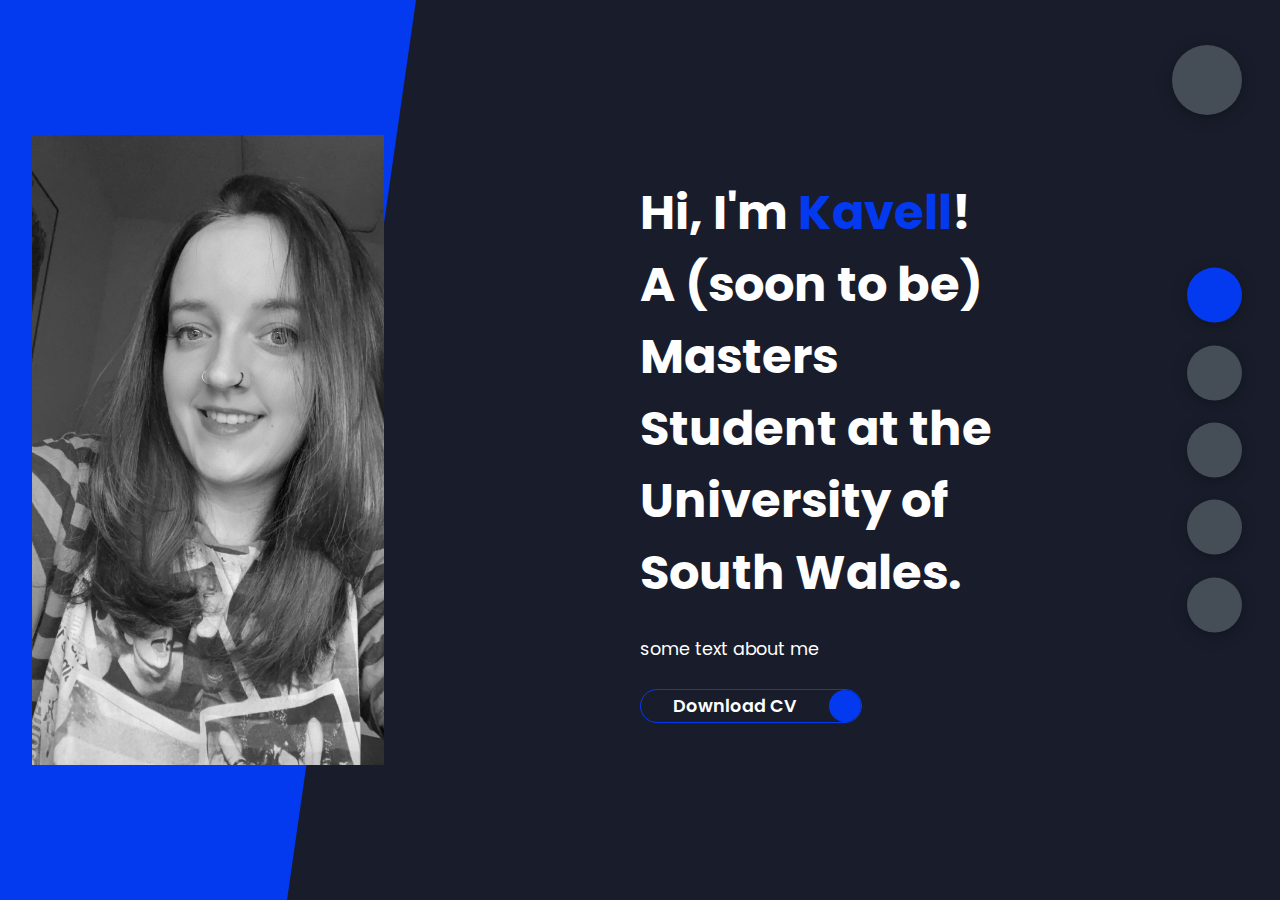
<file: index.html>
<!DOCTYPE html>
<html lang="en">
<head>
    <meta charset="UTF-8">
    <meta name="viewport" content="width=device-width, initial-scale=1.0">
    <title>Portfolio</title>
    <link rel="stylesheet" href="styles/style.css">
    <link rel="preconnect" href="https://fonts.googleapis.com">
    <link rel="preconnect" href="https://fonts.gstatic.com" crossorigin>
    <link href="https://fonts.googleapis.com/css2?family=Poppins:ital,wght@0,400;0,500;0,700;1,400;1,500;1,700&display=swap" rel="stylesheet">
    <link rel="stylesheet" href="https://cdnjs.cloudflare.com/ajax/libs/font-awesome/6.4.0/css/all.min.css" integrity="sha512-iecdLmaskl7CVkqkXNQ/ZH/XLlvWZOJyj7Yy7tcenmpD1ypASozpmT/E0iPtmFIB46ZmdtAc9eNBvH0H/ZpiBw==" crossorigin="anonymous" referrerpolicy="no-referrer" />
</head>
<body class="main-content">
    <header class="section sec1 header active" id="home">
        <div class="header-content">
            <div class="left-header">
                <div class="h-shape"></div>
                <div class="image">
                    <img src="images/886.JPG" alt="">
                </div>
            </div>
            <div class="right-header">
                <h1 class="name">
                    Hi, I'm <span>Kavell</span>!
                    <br>
                    A (soon to be) Masters Student at the University of South Wales.
                </h1>
                <p>
                    some text about me 
                </p>
                <div class="btn-con">
                    <a href="files/Kavell_Long_CV.pdf" class="main-btn" target="_blank">
                        <span class="btn-text">Download CV</span>
                        <span class="btn-icon"><i class="fas fa-download"></i></span>
                    </a>
                </div>
            </div>
        </div>
    </header>
    <main>
        <section class="section sec2 about" id="about">
           <div class="main-title">
            <h2>About <span>me</span> <span class="bg-text">About me</span></h2>
           </div> 
           <div class="about-container">
            <div class="left-about">
                <h4>Information about me</h4>
                <p>
                    super funny, blue hair, love cats
                </p>
                <div class="btn-con">
                    <a href="files/Kavell_Long_CV.pdf" class="main-btn" target="_blank">
                        <span class="btn-text">Download CV</span>
                        <span class="btn-icon"><i class="fas fa-download"></i></span>
                    </a>
                </div>
            </div>
            <div class="right-about">
                <div class="about-item">
                    <div class="abt-text">
                        <p class="large-text">20+</p>
                        <p class="small-text">Projects <br/> Completed</p>
                    </div>
                </div>
                <div class="about-item">
                    <div class="abt-text">
                        <p class="large-text">2023</p>
                        <p class="small-text">Graduate</p>
                    </div>
                </div>
                <div class="about-item">
                    <div class="abt-text">
                        <p class="large-text">1st</p>
                        <p class="small-text">Class Honours <br/> Degree</p>
                    </div>
                </div>
                <div class="about-item">
                    <div class="abt-text">
                        <p class="large-text">8+</p>
                        <p class="small-text">Different Coding<br/> Languages</p>
                    </div>
                </div>
            </div>
           </div>
           <div class="about-stats">
            <h4 class="stat-title">My Skills</h4>
            <div class="progress-bars">
                <div class="progress-bar">
                    <p class="prog-title">html5</p>
                    <div class="progress-con">
                        <p class="prog text">20%</p>
                        <div class="progress">
                            <span class="html"></span>
                        </div>
                    </div>
                </div>
                <div class="progress-bar">
                    <p class="prog-title">css3</p>
                    <div class="progress-con">
                        <p class="prog-text">95%</p>
                        <div class="progress">
                            <span class="css"></span>
                        </div>
                    </div>
                </div>
                <div class="progress-bar">
                    <p class="prog-title">javascript</p>
                    <div class="progress-con">
                        <p class="prog-text">75%</p>
                        <div class="progress">
                            <span class="js"></span>
                        </div>
                    </div>
                </div>
                <div class="progress-bar">
                    <p class="prog-title">ReactJS</p>
                    <div class="progress-con">
                        <p class="prog-text">75%</p>
                        <div class="progress">
                            <span class="react"></span>
                        </div>
                    </div>
                </div>
                <div class="progress-bar">
                    <p class="prog-title">NodeJS</p>
                    <div class="progress-con">
                        <p class="prog-text">87%</p>
                        <div class="progress">
                            <span class="node"></span>
                        </div>
                    </div>
                </div>
                <div class="progress-bar">
                    <p class="prog-title">Python</p>
                    <div class="progress-con">
                        <p class="prog-text">70%</p>
                        <div class="progress">
                            <span class="python"></span>
                        </div>
                    </div>
                </div>
            </div>
           </div>
           <h4 class="stat-title">My Timeline</h4>
           <div class="timeline">
            <div class="timeline-item">
                <div class="tl-icon">
                    <i class="fa-solid fa-briefcase"></i>
                </div>
                <p class="tl-duration">2014-2022</p>
                <h5>Sales Associate<span> - TK Maxx</span></h5>
                <p>Info on the job etc</p>
            </div>
            <div class="timeline-item">
                <div class="tl-icon">
                    <i class="fa-solid fa-briefcase"></i>
                </div>
                <p class="tl-duration">2014-2022</p>
                <h5>Sales Associate<span> - TK Maxx</span></h5>
                <p>Info on the job etc</p>
            </div>
            <div class="timeline-item">
                <div class="tl-icon">
                    <i class="fa-solid fa-briefcase"></i>
                </div>
                <p class="tl-duration">2014-2022</p>
                <h5>Sales Associate<span> - TK Maxx</span></h5>
                <p>Info on the job etc</p>
            </div>
            <div class="timeline-item">
                <div class="tl-icon">
                    <i class="fa-solid fa-briefcase"></i>
                </div>
                <p class="tl-duration">2014-2022</p>
                <h5>Sales Associate<span> - TK Maxx</span></h5>
                <p>Info on the job etc</p>
            </div>
           </div>
        </section>
        <section class="section sec3 portfolio" id="portfolio">
            <div class="main-title">
                <h2>My <span>Portfolio</span> <span class="bg-text">Portfolio</span></h2>
            </div> 
               <p class="port-text">
                this is where you'll write stuff
               </p>
               <div class="portfolios">
                <div class="portfolio-item">
                    <div class="image">
                        <img src="images/coding.jpg" alt="">
                    </div>
                    <div class="hover-items">
                        <h3>Project Source</h3>
                        <div class="icons">
                            <a href="#" class="icon">
                                <i class="fab fa-github"></i>
                            </a>
                            <a href="#" class="icon">
                                <i class="fab fa-behance"></i>
                            </a>
                            <a href="#" class="icon">
                                <i class="fab fa-youtube"></i>
                            </a>
                        </div>
                    </div>
                </div>
                <div class="portfolio-item">
                    <div class="image">
                        <img src="images/coding.jpg" alt="">
                    </div>
                    <div class="hover-items">
                        <h3>Project Source</h3>
                        <div class="icons">
                            <a href="#" class="icon">
                                <i class="fab fa-github"></i>
                            </a>
                            <a href="#" class="icon">
                                <i class="fab fa-behance"></i>
                            </a>
                            <a href="#" class="icon">
                                <i class="fab fa-youtube"></i>
                            </a>
                        </div>
                    </div>
                </div>
                <div class="portfolio-item">
                    <div class="image">
                        <img src="images/coding.jpg" alt="">
                    </div>
                    <div class="hover-items">
                        <h3>Project Source</h3>
                        <div class="icons">
                            <a href="#" class="icon">
                                <i class="fab fa-github"></i>
                            </a>
                            <a href="#" class="icon">
                                <i class="fab fa-behance"></i>
                            </a>
                            <a href="#" class="icon">
                                <i class="fab fa-youtube"></i>
                            </a>
                        </div>
                    </div>
                </div>
        </section>
        <section class="section sec4" id="blogs">
            <div class="blog-content">
                <div class="main-title">
                    <h2>My <span>Blog</span> <span class="bg-text">Blog</span></h2>
                </div> 
                <div class="blogs">
                    <div class="blog">
                        <a href="blog-entries/blog-university.html"><img src="images/blog.jpg" alt=""></a>
                        <div class="blog-text">
                            <h4>Blog name</h4>
                            <p>
                                blog input
                            </p>
                        </div>
                    </div>
                    <div class="blog">
                        <a href="#"></a> <img src="images/blog.jpg" alt=""></a>
                        <div class="blog-text">
                            <h4>Blog name</h4>
                            <p>
                                blog input
                            </p>
                        </div>
                    </div>
                    <div class="blog">
                        <a href="#"></a> <img src="images/blog.jpg" alt=""></a>
                        <div class="blog-text">
                            <h4>Blog name</h4>
                            <p>
                                blog input
                            </p>
                        </div>
                    </div>
                </div>
                
            </div>            
        </section>
        <section class="section sec5 contact" id="contact">
            <div class="contact-container">
                <div class="main-title">
                    <h2>Contact <span>Me</span> <span class="bg-text">Contact</span></h2>
                </div> 
                <div class="contact-content-con">
                    <div class="left-contact">
                        <h4>Contact me here</h4>
                        <p>
                            I don't know
                        </p>
                        <div class="contact-info">
                            <div class="contact-item">
                                <div class="icon">
                                    <i class="fas fa-map-marker-alt"></i>
                                    <span>Location</span>
                                </div>
                                <p>
                                     Cardiff, Wales
                                </p>
                            </div>
                            <div class="contact-item">
                                <div class="icon">
                                    <i class="fas fa-envelope"></i>
                                    <span>Email</span>
                                </div>
                                <p>
                                    <span> .</span>
                                </p>
                            </div>
                            <div class="contact-item">
                                <div class="icon">
                                    <i class="fas fa-user-graduate"></i>
                                    <span>Education</span>
                                </div>
                                <p>
                                    <span> University of South Wales</span>
                                </p>
                            </div>
                            <div class="contact-item">
                                <div class="icon">
                                    <i class="fas fa-user-graduate"></i>
                                    <span>Mobile Number</span>
                                </div>
                                <p>
                                    <span> .</span>
                                </p>
                            </div>
                        </div>
                        <div class="contact-icons">
                            <div class="contact-icon">
                                <a href="https://www.facebook.com/OMGIDC/" target="_blank">
                                    <i class="fab fa-facebook-f"></i>
                                </a>
                                <a href="https://www.linkedin.com/in/kavell-long/" target="_blank">
                                    <i class="fa-brands fa-linkedin"></i>
                                </a>
                                <a href="https://github.com/kavell-long" target="_blank">
                                    <i class="fab fa-github"></i>
                                </a>

                            </div>
                        </div>
                    </div>
                    <div class="right-contact">
                        <form action="https://formsubmit.co/kavlong@hotmail.com" class="contact-form" method="POST">
                            <div class="input-control i-c-2">
                                <input type="text" name="name" placeholder="YOUR NAME" required>
                                <input type="text" name="email" placeholder="YOUR EMAIL" required>
                            </div>
                            <div class="input-control">
                                <input type="text" name="subject" placeholder="ENTER SUBJECT" required>
                            </div>
                            <div class="input-control">
                                <textarea name="" id="" cols="15" rows="8" placeholder="Message Here..."></textarea>
                            </div>
                            <button class="main-btn" type="submit">Send</button>
                            

                        </form>
                    </div>
                </div>
            </div>
        </section>
    </main>

    <div class="controls">
        <div class="control control-1 active-btn" data-id="home">
            <i class="fa-solid fa-house"></i> 
        </div>
        <div class="control control-2 " data-id="about">
            <i class="fas fa-user"></i>
        </div>
        <div class="control control-3 " data-id="portfolio">
            <i class="fas fa-briefcase"></i>
        </div>
        <div class="control control-4 " data-id="blogs">
            <i class="far fa-newspaper"></i>
        </div>
        <div class="control control-5 " data-id="contact">
            <i class="fas fa-envelope-open"></i>
        </div>
    </div>

    <div class="theme-btn">
       <i class="fas fa-adjust"></i> 
    </div>

    <script src="app.js"></script>
</body>
</html>
</file>
<file: styles/style.css>
* {
  margin: 0;
  padding: 0;
  box-sizing: border-box;
  list-style: none;
}

:root {
  --color-primary: #191d2b;
  --color-secondary: #033af0;
  --color-white: #FFFFFF;
  --color-black: #000;
  --color-grey0: #f8f8f8;
  --color-grey-1: #dbe1e8;
  --color-grey-2: #b2becd;
  --color-grey-3: #6c7983;
  --color-grey-4: #454e56;
  --color-grey-5: #2a2e35;
  --color-grey-6: #12181b;
  --br-sm-2: 14px;
  --box-shadow-1: 0 3px 15px rgba(0,0,0,.3);
}

.light-mode {
  --color-primary: #f1f3fa;
  --color-secondary: #68c4e9;
  --color-white: #454e56;
  --color-black: #000;
  --color-grey0: #f8f8f8;
  --color-grey-1: #6c7983;
  --color-grey-2: #6c7983;
  --color-grey-3: #6c7983;
  --color-grey-4: #454e56;
  --color-grey-5: #dbdada;
  --color-grey-6: #12181b;
}

body {
  background-color: var(--color-primary);
  font-family: "Poppins", sans-serif;
  font-size: 1.1rem;
  color: var(--color-white);
  transition: all 0.4s ease-in-out;
}

a {
  display: inline-block;
  text-decoration: none;
  color: inherit;
  font-family: inherit;
}

header {
  height: 100vh;
  color: var(--color-white);
  overflow: hidden;
}

section {
  min-height: 100vh;
  width: 100%;
  position: absolute;
  left: 0;
  top: 0;
  padding: 3rem 18rem;
}

.section {
  transform: translateY(-100%) scale(0);
  transition: all 0.4s ease-in-out;
  background-color: var(--color-primary);
}

.sec1 {
  display: none;
  transform: translateY(0) scale(1);
}

.sec2 {
  display: none;
  transform: translateY(0) scale(1);
}

.sec3 {
  display: none;
  transform: translateY(0) scale(1);
}

.sec4 {
  display: none;
  transform: translateY(0) scale(1);
}

.sec5 {
  display: none;
  transform: translateY(0) scale(1);
}

.active {
  display: block;
  animation: scaleAnim 1s ease-in-out;
}
@keyframes scaleAnim {
  0% {
    transform: translateY(-100%) scaleY(0);
  }
  100% {
    transform: translateY(0) scaleY(1);
  }
}

.controls {
  position: fixed;
  z-index: 10;
  top: 50%;
  right: 3%;
  display: flex;
  flex-direction: column;
  align-items: center;
  justify-content: center;
  transform: translateY(-50%);
}
.controls .active-btn {
  background-color: var(--color-secondary) !important;
  transition: all 0.4s ease-in-out;
}
.controls .active-btn i {
  color: var(--color-white) !important;
}
.controls .control {
  padding: 1rem;
  cursor: pointer;
  background-color: var(--color-grey-4);
  width: 55px;
  height: 55px;
  border-radius: 50%;
  display: flex;
  justify-content: center;
  align-items: center;
  margin: 0.7rem 0;
  box-shadow: var(--box-shadow-1);
}
.controls .control i {
  font-size: 1.2rem;
  color: var(--color-grey-2);
  pointer-events: none;
}

.theme-btn {
  top: 5%;
  right: 3%;
  width: 70px;
  height: 70px;
  border-radius: 50%;
  background-color: var(--color-grey-4);
  cursor: pointer;
  position: fixed;
  display: flex;
  justify-content: center;
  align-items: center;
  box-shadow: 0 3px 15px rgba(0, 0, 0, 0.3);
  transition: all 0.1s ease-in-out;
}
.theme-btn:active {
  transform: translateY(-5px);
}
.theme-btn i {
  font-size: 1.4rem;
  color: var(--color-grey-2);
  pointer-events: none;
}

.header-content {
  display: grid;
  grid-template-columns: repeat(2, 1fr);
  height: 100%;
}
.header-content .left-header {
  display: flex;
  align-items: center;
  position: relative;
}
.header-content .left-header .h-shape {
  transition: all 0.4s ease-in-out;
  width: 65%;
  height: 100%;
  background-color: var(--color-secondary);
  position: absolute;
  left: 0%;
  top: 0%;
  z-index: -1;
  -webkit-clip-path: polygon(0% 0%, 75% 0%, 100% 0, 69% 100%, 0% 100%);
          clip-path: polygon(0% 0%, 75% 0%, 100% 0, 69% 100%, 0% 100%);
}
.header-content .left-header .image {
  border-radius: var(--br-sm-2);
  height: 70%;
  width: 55%;
  margin-left: 2rem;
  background-color: var(--color-black);
  transition: all 0.4s ease-in-out;
}
.header-content .left-header .image img {
  width: 100%;
  height: 100%;
  -o-object-fit: cover;
     object-fit: cover;
  transition: all 0.4s ease-in-out;
  filter: grayscale(100%);
}
.header-content .left-header .image img:hover {
  filter: grayscale(0%);
}
.header-content .right-header {
  display: flex;
  flex-direction: column;
  justify-content: center;
  padding-right: 18rem;
}
.header-content .right-header .name {
  font-size: 3rem;
}
.header-content .right-header .name span {
  color: var(--color-secondary);
}
.header-content .right-header P {
  margin: 1.5rem 0;
  line-height: 2rem;
}

.about-container {
  display: grid;
  grid-template-columns: repeat(2, 1fr);
  padding-top: 3.5rem;
  padding-bottom: 5rem;
}
.about-container .right-about {
  display: grid;
  grid-template-columns: repeat(2, 1fr);
  grid-gap: 2rem;
}
.about-container .right-about .about-item {
  border: 1px solid var(--color-grey-5);
  border-radius: 5px;
  transition: all 0.4s ease-in-out;
  box-shadow: 1px 2px 15px rgba(0, 0, 0, 0.1);
}
.about-container .right-about .about-item:hover {
  cursor: default;
  transform: translateY(-5px);
  border: 1px solid var(--color-secondary);
  box-shadow: 1px 2px 15px rgba(0, 0, 0, 0.32);
}
.about-container .right-about .about-item .abt-text {
  padding: 1.5rem;
  display: flex;
  flex-direction: column;
}
.about-container .right-about .about-item .abt-text .large-text {
  font-size: 3rem;
  font-weight: 700;
  color: var(--color-secondary);
}
.about-container .right-about .about-item .abt-text .small-text {
  padding-left: 3rem;
  position: relative;
  text-transform: uppercase;
  font-size: 1.2rem;
  color: var(--color-grey-1);
  letter-spacing: 2px;
}
.about-container .right-about .about-item .abt-text .small-text::before {
  content: "";
  position: absolute;
  left: 0;
  top: 15px;
  width: 2rem;
  height: 2px;
  background-color: var(--color-grey-5);
}
.about-container .left-about {
  padding-right: 5rem;
}
.about-container .left-about P {
  line-height: 1rem;
  padding: 1rem;
  color: var(--color-grey-1);
}
.about-container .left-about h4 {
  font-size: 2rem;
  text-transform: uppercase;
}

.about-stats {
  padding-bottom: 4rem;
}
.about-stats .progress-bars {
  display: grid;
  grid-template-columns: repeat(2, 1fr);
  grid-gap: 2rem;
}
.about-stats .progress-bars .progress-bar {
  display: flex;
  flex-direction: column;
}
.about-stats .progress-bars .progress-bar .prog-title {
  text-transform: uppercase;
  font-weight: 500;
}
.about-stats .progress-bars .progress-bar .progress-con {
  display: flex;
  align-items: center;
}
.about-stats .progress-bars .progress-bar .progress-con .prog-text {
  color: var(--color-grey-2);
}
.about-stats .progress-bars .progress-bar .progress {
  width: 100%;
  height: 0.45rem;
  background-color: var(--color-grey-4);
  margin-left: 1rem;
  position: relative;
}
.about-stats .progress-bars .progress-bar .progress span {
  position: absolute;
  top: 0;
  left: 0;
  height: 100%;
  background-color: var(--color-secondary);
  transition: all 0.4s ease-in-out;
  width: 20%;
}
.about-stats .progress-bars .progress-bar .progress .html {
  width: 80%;
}
.about-stats .progress-bars .progress-bar .progress .css {
  width: 95%;
}
.about-stats .progress-bars .progress-bar .progress .js {
  width: 75%;
}
.about-stats .progress-bars .progress-bar .progress .react {
  width: 60%;
}
.about-stats .progress-bars .progress-bar .progress .node {
  width: 87%;
}
.about-stats .progress-bars .progress-bar .progress .python {
  width: 70%;
}

.stat-title {
  text-transform: uppercase;
  font-size: 1.4rem;
  text-align: center;
  padding: 3.5rem 0;
  position: relative;
}
.stat-title::before {
  content: "";
  position: absolute;
  left: 50%;
  top: 0;
  width: 40%;
  height: 1px;
  background-color: var(--color-grey-5);
  transform: translateX(-50%);
}

.timeline {
  display: grid;
  grid-template-columns: repeat(2, 1fr);
  grid-gap: 2rem;
  padding-bottom: 3rem;
}
.timeline .timeline-item {
  position: relative;
  padding-left: 3rem;
  border-left: 1px solid var(--color-grey-5);
}
.timeline .timeline-item .tl-icon {
  position: absolute;
  left: -27px;
  top: 0;
  background-color: var(--color-secondary);
  width: 50px;
  height: 50px;
  border-radius: 50%;
  display: flex;
  justify-content: center;
  align-items: center;
}
.timeline .timeline-item .tl-icon i {
  font-size: 1.3rem;
}
.timeline .timeline-item .tl-duration {
  padding: 0.2rem 0.6rem;
  background-color: var(--color-grey-5);
  border-radius: 15px;
  display: inline-block;
  font-size: 0.8rem;
  text-transform: uppercase;
  font-weight: 500;
}
.timeline .timeline-item h5 {
  padding: 1rem 0;
  text-transform: uppercase;
  font-size: 1.3rem;
  font-weight: 600;
}
.timeline .timeline-item h5 span {
  color: var(--color-grey-2);
  font-weight: 500;
  font-size: 1.2rem;
}
.timeline .timeline-item p {
  color: var(--color-grey-2);
}

.port-text {
  padding: 2rem 0;
  text-align: center;
}

.portfolios {
  display: grid;
  grid-template-columns: repeat(3, 1fr);
  grid-gap: 2rem;
  margin-top: 3rem;
}
.portfolios .portfolio-item {
  position: relative;
  border-radius: 15px;
}
.portfolios .portfolio-item img {
  width: 100%;
  height: 300px;
  -o-object-fit: cover;
     object-fit: cover;
  border-radius: 15px;
}
.portfolios .portfolio-item .hover-items {
  width: 100%;
  height: 100%;
  background-color: var(--color-secondary);
  position: absolute;
  left: 0;
  top: 0;
  border-radius: 15px;
  display: flex;
  justify-content: center;
  align-items: center;
  flex-direction: column;
  opacity: 0;
  transform: scale(0);
  transition: all 0.4s ease-in-out;
}
.portfolios .portfolio-item .hover-items h3 {
  font-size: 1.5rem;
  color: var(--color-white);
  margin-bottom: 1.5rem;
}
.portfolios .portfolio-item .hover-items .icons {
  display: flex;
  justify-content: center;
  align-items: center;
}
.portfolios .portfolio-item .hover-items .icons .icon {
  background-color: var(--color-primary);
  border-radius: 50%;
  width: 50px;
  height: 50px;
  display: flex;
  align-items: center;
  justify-content: center;
  margin: 0 1rem;
  cursor: pointer;
  transition: all 0.4s ease-in-out;
}
.portfolios .portfolio-item .hover-items .icons .icon i {
  font-size: 1.5rem;
  color: var(--color-white);
  margin: 0 1rem;
}
.portfolios .portfolio-item .hover-items .icons .icon:hover {
  background-color: var(--color-white);
}
.portfolios .portfolio-item .hover-items .icons .icon:hover i {
  color: var(--color-primary);
}

.portfolio-item:hover .hover-items {
  opacity: 1;
  transform: scale(1);
}

.blogs {
  display: grid;
  grid-template-columns: repeat(3, 1fr);
  grid-gap: 2rem;
  margin-top: 3rem;
}
.blogs .blog {
  position: relative;
  background-color: var(--color-grey-5);
  border-radius: 5px;
  box-shadow: 1px 1px 20px rgba(0, 0, 0, 0.1);
  transition: all 0.4s ease-in-out;
}
.blogs .blog:hover {
  box-shadow: 1px 1px 20px rgba(0, 0, 0, 0.3);
  transform: translateY(-5px);
  transition: all 0.4s ease-in-out;
}
.blogs .blog:hover img {
  filter: grayscale(0);
  transform: scale(1.1);
  box-shadow: 0px 4px 20px rgba(0, 0, 0, 0.8);
}
.blogs .blog img {
  width: 100%;
  height: 300px;
  -o-object-fit: cover;
     object-fit: cover;
  border-top-left-radius: 5px;
  border-top-right-radius: 5px;
  filter: grayscale(100%);
  transition: all 0.4s ease-in-out;
}
.blogs .blog .blog-text {
  margin-top: -7px;
  padding: 1.1rem;
  border-top: 8px solid var(--color-secondary);
}
.blogs .blog .blog-text h4 {
  font-size: 1.5rem;
  margin-bottom: 0.7rem;
  transition: all 0.4s ease-in-out;
  cursor: pointer;
}
.blogs .blog .blog-text h4:hover {
  color: var(--color-secondary);
}
.blogs .blog .blog-text p {
  color: var(--color-grey-2);
  line-height: 2rem;
  padding-bottom: 1rem;
}

.contact-content-con {
  display: flex;
  padding-top: 3.5rem;
}
.contact-content-con .left-contact {
  flex: 2;
}
.contact-content-con .left-contact h4 {
  margin-top: 1rem;
  font-size: 2rem;
  text-transform: uppercase;
}
.contact-content-con .left-contact p {
  margin: 1rem 0;
  line-height: 2rem;
}
.contact-content-con .left-contact .contact-info .contact-item {
  display: flex;
  align-items: center;
  justify-content: space-between;
}
.contact-content-con .left-contact .contact-info .contact-item p {
  margin: 0.3rem 0 !important;
  padding: 0 !important;
}
.contact-content-con .left-contact .contact-info .contact-item .icon {
  display: grid;
  grid-template-columns: 40px 1fr;
}
.contact-content-con .left-contact .contact-info .contact-item .icon i {
  display: flex;
  align-items: center;
  font-size: 1.3rem;
}
.contact-content-con .left-contact .contact-icon {
  display: flex;
  margin-top: 2rem;
}
.contact-content-con .left-contact .contact-icon a {
  display: flex;
  align-items: center;
  color: var(--color-white);
  background-color: var(--color-grey-5);
  cursor: pointer;
  justify-content: center;
  width: 50px;
  height: 50px;
  border-radius: 50%;
  margin: 0 0.4rem;
  transition: all 0.4s ease-in-out;
}
.contact-content-con .left-contact .contact-icon a:hover {
  background-color: var(--color-secondary);
}
.contact-content-con .left-contact .contact-icon a:hover i {
  color: var(--color-primary);
}
.contact-content-con .left-contact .contact-icon a i {
  display: flex;
  align-items: center;
  justify-content: center;
  font-size: 1.3rem;
}
.contact-content-con .right-contact {
  flex: 2;
  margin-left: 3rem;
}
.contact-content-con .right-contact .input-control {
  margin: 1.5rem 0;
}
.contact-content-con .right-contact .input-control input, .contact-content-con .right-contact .input-control textarea {
  border-radius: 30px;
  font-weight: inherit;
  font-size: inherit;
  font-family: inherit;
  padding: 0.8rem 1.1rem;
  outline: none;
  border: none;
  background-color: var(--color-grey-5);
  width: 100%;
  color: var(--color-white);
  resize: none;
}
.contact-content-con .right-contact .i-c-2 {
  display: flex;
}
.contact-content-con .right-contact .i-c-2 :last-child {
  margin-left: 1.5rem;
}
.contact-content-con .right-contact .submit-btn {
  display: flex;
  justify-content: flex-start;
}

button {
  padding: 12px 40px;
  border-radius: 30px;
  background-color: inherit;
  color: inherit;
  border: 1px solid var(--color-secondary);
  font-size: 20px;
}
button::before {
  content: "";
  position: absolute;
  top: 0;
  right: 0;
  transform: translateX(100%);
  transition: all 0.4s ease-out;
  z-index: -1;
}
button:hover {
  transition: all 0.4s ease-out;
}
button:hover::before {
  width: 100%;
  height: 100%;
  background-color: var(--color-secondary);
  transform: translateX(0);
  transition: all 0.4s ease-out;
}

.btn-con {
  display: flex;
  align-self: flex-start;
}

.main-btn {
  border-radius: 30px;
  color: inherit;
  font-weight: 600;
  position: relative;
  border: 1px solid var(--color-secondary);
  display: flex;
  align-self: flex-start;
  align-items: center;
  overflow: hidden;
}
.main-btn .btn-text {
  padding: 0 2rem;
}
.main-btn .btn-icon {
  background-color: var(--color-secondary);
  display: flex;
  align-items: center;
  justify-content: center;
  border-radius: 50%;
  padding: 1rem;
}
.main-btn::before {
  content: "";
  position: absolute;
  top: 0;
  right: 0;
  transform: translateX(100%);
  transition: all 0.4s ease-out;
  z-index: -1;
}
.main-btn:hover {
  transition: all 0.4s ease-out;
}
.main-btn:hover::before {
  width: 100%;
  height: 100%;
  background-color: var(--color-secondary);
  transform: translateX(0);
  transition: all 0.4s ease-out;
}

.main-title {
  text-align: center;
}
.main-title h2 {
  position: relative;
  text-transform: capitalize;
  font-size: 4rem;
  font-weight: 700;
}
.main-title h2 span {
  color: var(--color-secondary);
}
.main-title h2 .bg-text {
  position: absolute;
  top: 50%;
  left: 50%;
  color: var(--color-grey-5);
  transition: all 0.4s ease-in-out;
  z-index: -1;
  transform: translate(-50%, -50%);
  font-weight: 800;
  font-size: 6.3rem;
}

.about-container .left-about p {
  padding-left: 0;
}

@media screen and (max-width: 600px) {
  header {
    padding: 0 !important;
  }
  .theme-btn {
    width: 50px;
    height: 50px;
  }
  .header-content {
    grid-template-columns: repeat(1, 1fr);
    padding-bottom: 6rem;
  }
  .left-header .h-shape {
    display: none;
  }
  .right-header {
    grid-row: 1;
    padding-right: 0rem !important;
    width: 90%;
    margin: 0 auto;
  }
  .right-header .name {
    font-size: 2.5rem !important;
    text-align: center;
    padding-top: 3rem;
  }
  .header-content .left-header .image {
    margin: 0 auto;
    width: 90%;
  }
  .controls {
    top: auto;
    bottom: 0;
    flex-direction: row;
    justify-content: center;
    left: 50%;
    transform: translateX(-50%);
    width: 100%;
    background-color: var(--color-grey-5);
  }
  .controls .control {
    margin: 1rem 0.3rem;
  }
  .about-container {
    grid-template-columns: repeat(1, 1fr);
  }
  .about-container .right-about {
    grid-template-columns: repeat(1, 1fr);
    padding-top: 2.5rem;
  }
  .about-container .left-about {
    padding-right: 0;
  }
  .about-container .left-about p {
    padding-left: 0;
  }
  .timeline {
    grid-template-columns: repeat(1, 1fr);
    padding-bottom: 6rem;
  }
  .container {
    padding: 2rem 2.5rem !important;
  }
  .about-stats .progress-bars {
    grid-template-columns: repeat(1, 1fr);
  }
  .portfolios {
    grid-template-columns: repeat(1, 1fr);
    padding-bottom: 6rem;
    margin-top: 1rem;
  }
  .blogs {
    grid-template-columns: repeat(1, 1fr);
    padding-bottom: 6rem;
  }
  .contact-content-con {
    flex-direction: column;
  }
  .contact-content-con .right-contact {
    margin-left: 0;
    margin-top: 2.5rem;
  }
  .contact-content-con .right-contact .i-c-2 {
    flex-direction: column;
  }
  .contact-content-con .right-contact .i-c-2 :last-child {
    margin-left: 0;
    margin-top: 1.5rem;
  }
  .contact-content-con .right-contact {
    margin-bottom: 6rem;
  }
  .contact-item {
    flex-direction: column;
    margin: 1rem 0;
  }
  .contact-item p {
    font-size: 15px;
    color: var(--color-grey-2);
  }
  .contact-item span {
    font-size: 15px;
  }
  .contact-item .icon {
    grid-template-columns: 25px 1fr;
  }
  .main-title h2 {
    font-size: 2rem;
  }
  .main-title h2 span {
    font-size: 2.3rem;
  }
  .main-title h2 .bg-text {
    font-size: 2.3rem;
  }
}
@media screen and (max-width: 1432px) {
  .container {
    padding: 7rem 11rem;
  }
  .contact-content-con {
    flex-direction: column;
  }
  .contact-content-con .right-contact {
    margin-left: 0;
    margin-top: 2.5rem;
  }
  .contact-content-con .right-contact .i-c-2 {
    flex-direction: column;
  }
  .contact-content-con .right-contact .i-c-2 :last-child {
    margin-left: 0;
    margin-top: 1.5rem;
  }
  .contact-content-con .right-contact {
    margin-bottom: 6rem;
  }
  .main-title h2 .bg-text {
    font-size: 5.5rem;
  }
}
@media screen and (max-width: 1250px) {
  .blogs {
    grid-template-columns: repeat(2, 1fr);
    margin-top: 6rem;
  }
  .portfolios {
    grid-template-columns: repeat(2, 1fr);
  }
  .header-content .right-header {
    padding-right: 9rem;
  }
}
@media screen and (max-width: 660px) {
  .blogs {
    grid-template-columns: repeat(1, 1fr);
  }
  .portfolios {
    grid-template-columns: repeat(1, 1fr);
  }
}
@media screen and (max-width: 1070px) {
  .about-container {
    grid-template-columns: repeat(1, 1fr);
  }
  .about-container .right-about {
    padding-top: 2.5rem;
  }
  .main-title h2 {
    font-size: 4rem;
  }
  .main-title h2 span {
    font-size: 4rem;
  }
  .main-title h2 .bg-text {
    font-size: 4.5rem;
  }
}
@media screen and (max-width: 970px) {
  .container {
    padding: 7rem 6rem;
  }
  .about-container .left-about {
    padding-right: 0rem;
  }
  .header-content {
    grid-template-columns: repeat(1, 1fr);
    padding-bottom: 6rem;
  }
  .left-header .h-shape {
    display: none;
  }
  .left-header .image {
    width: 90% !important;
    margin: 0 auto !important;
  }
  .right-header {
    grid-row: 1;
    padding-right: 0rem !important;
    width: 90%;
    margin: 0 auto;
  }
  .right-header .name {
    font-size: 2.5rem !important;
    text-align: center;
    padding-top: 3rem;
  }
}
@media screen and (max-width: 700px) {
  .container {
    padding: 7rem 3rem;
  }
  .about-stats .progress-bars {
    grid-template-columns: repeat(1, 1fr);
  }
  .about-container .right-about {
    grid-template-columns: repeat(1, 1fr);
  }
  .timeline {
    grid-template-columns: repeat(1, 1fr);
  }
  .main-title h2 {
    font-size: 3rem;
  }
  .main-title h2 span {
    font-size: 3rem;
  }
  .main-title h2 .bg-text {
    font-size: 4rem;
  }
}/*# sourceMappingURL=style.css.map */
</file>
